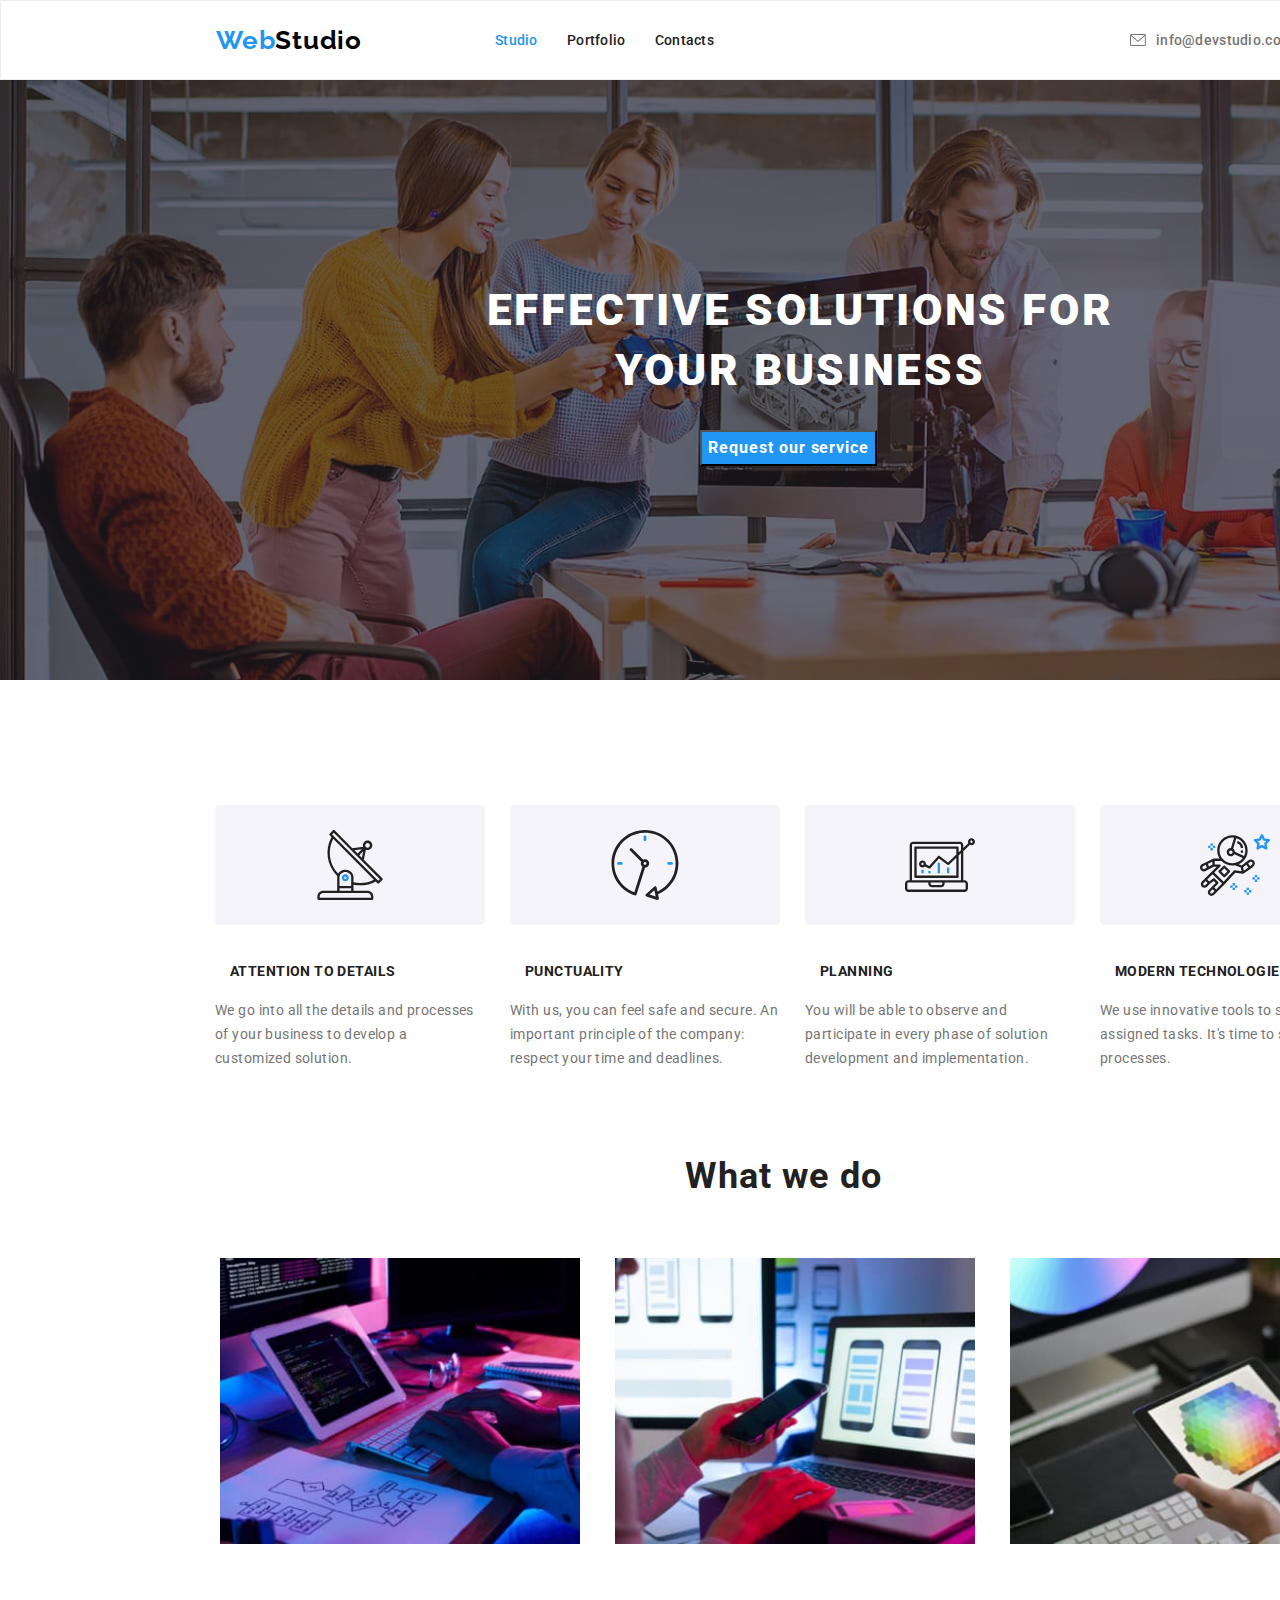
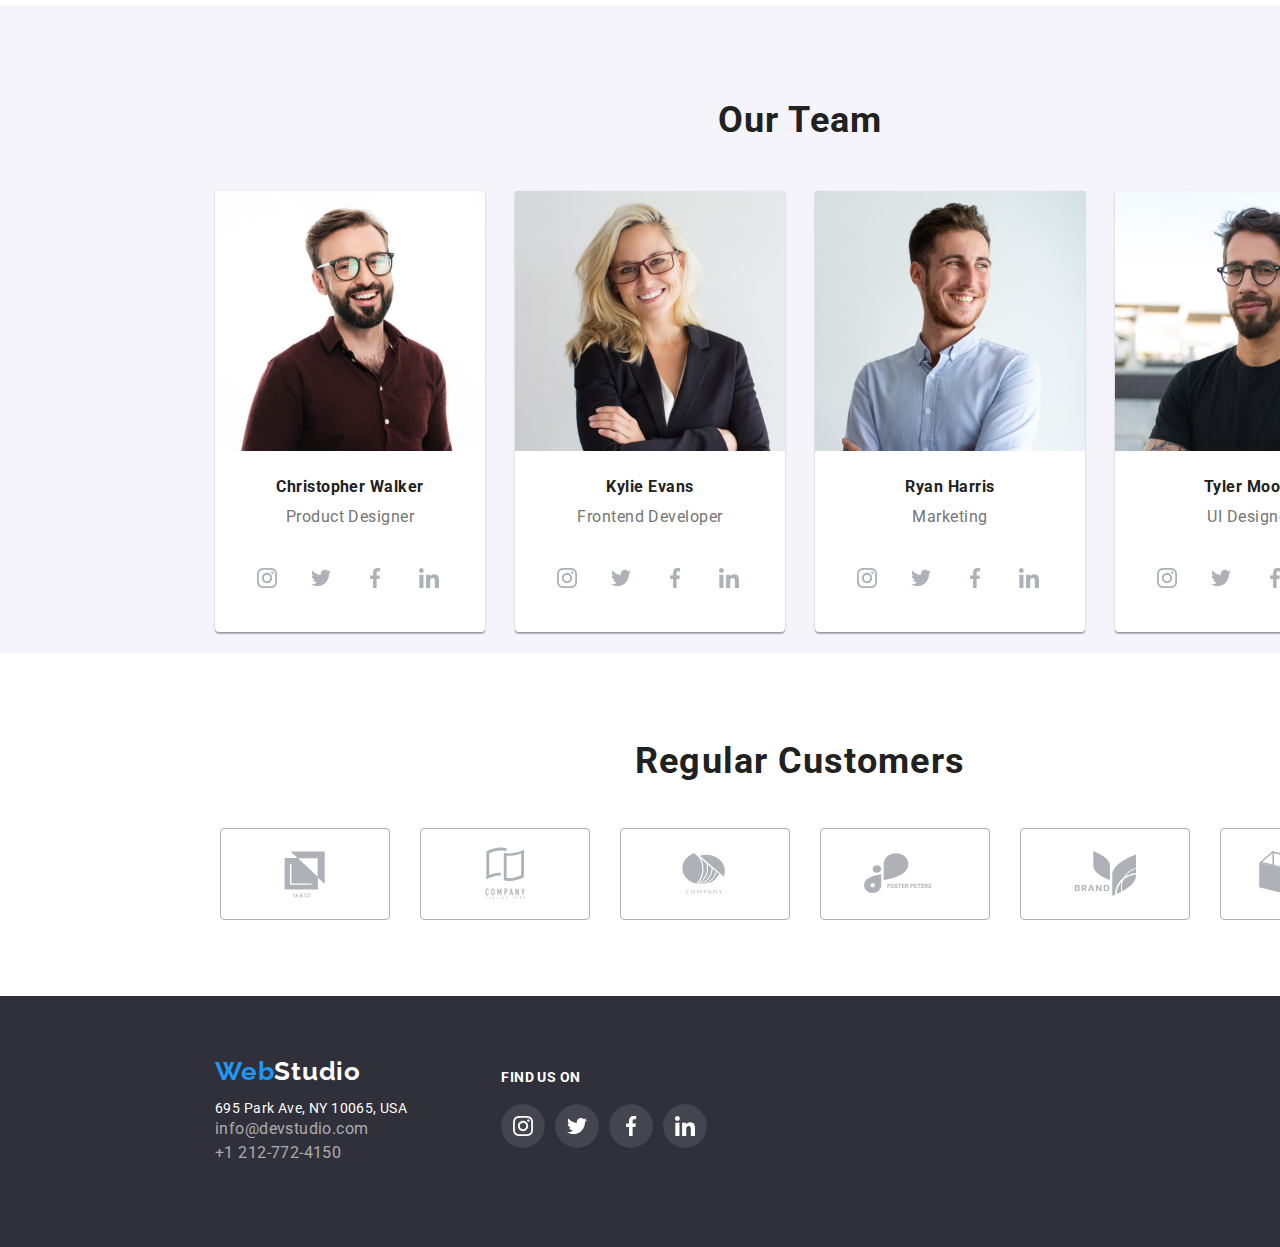
<file: index.html>
<!DOCTYPE html>
<html lang="en">

<head>
    <meta charset="UTF-8">
    <meta name="viewport" content="width=device-width, initial-scale=1.0">
    <title>Studio</title>
    <link rel="preconnect" href="https://fonts.googleapis.com">
    <link rel="preconnect" href="https://fonts.gstatic.com" crossorigin>
    <link
        href="https://fonts.googleapis.com/css2?family=Raleway:wght@700&family=Roboto:wght@400;500;700;900&display=swap"
        rel="stylesheet">
    <link rel="stylesheet"
        href="https://cdnjs.cloudflare.com/ajax/libs/modern-normalize/1.0.0/modern-normalize.min.css">
    <link rel="stylesheet" href="css/styles.css">
</head>

<body>
    <header class="global-header">

        <a href="./index.html" class="header-logo"><span class="web-logo">Web</span>
            <span class="upper-studio-logo">Studio</span></a>

        <nav class="main-navigation">
            <ul class="navigation">
                <li><a href="./index.html" class="current">Studio</a></li>
                <li><a href="./portofolio.html" class="nav-link">Portfolio</a></li>
                <li><a href="#" class="nav-link">Contacts</a></li>
            </ul>
        </nav>

        <ul>
            <li>
                <a href="mailto:info@devstudio.com" class="mail-address"><svg class="icon-envelope">
                        <use xlink:href="images/icons.svg#icon-envelope"></use>
                    </svg>info@devstudio.com</a>
            </li>

            <li>
                <a href="tel:+12127724150" class="phone-number"><svg class="icon-smartphone">
                        <use xlink:href="images/icons.svg#icon-smartphone"></use>
                    </svg>+1 212-772-4150</a>
            </li>
        </ul>
    </header>

    <main>

        <!-- Business Solutions Section  -->
        <section class="business-solutions-section">
            <h1 class="business-solution">EFFECTIVE SOLUTIONS FOR <br> YOUR BUSINESS</h1>
            <button class="order-service" type="button">Request our service</button>
        </section>

        <!-- About us Section -->
        <section class="about-us-section">
            <div class="about-us-container">
                <ul>
                    <li><svg class="icon icon-antenna">
                            <use xlink:href="images/icons.svg#icon-antenna">
                            </use>
                        </svg>
                        <h4 class="about-us">ATTENTION TO DETAILS</h4>
                        <p class="about-us-text">We go into all the details and processes of your business to
                            develop a
                            customized solution.</p>
                    </li>

                    <li><svg class="icon icon-clock">
                            <use xlink:href="images/icons.svg#icon-clock"></use>
                        </svg>
                        <h4 class="about-us">PUNCTUALITY</h4>
                        <p class="about-us-text">With us, you can feel safe and secure. An important principle of
                            the
                            company: respect your time and deadlines.</p>
                    </li>

                    <li><svg class="icon icon-diagram">
                            <use xlink:href="images/icons.svg#icon-diagram"></use>
                        </svg>
                        <h4 class="about-us">PLANNING</h4>
                        <p class="about-us-text">You will be able to observe and participate in every phase of
                            solution
                            development and implementation.</p>
                    </li>

                    <li><svg class="icon icon-astronaut">
                            <use xlink:href="images/icons.svg#icon-astronaut"></use>
                        </svg>
                        <h4 class="about-us">MODERN TECHNOLOGIES</h4>
                        <p class="about-us-text">We use innovative tools to solve assigned tasks. It's time to
                            simplify
                            work processes.</p>
                    </li>
                </ul>
            </div>

            <!-- What we do Section -->
            <div class="what-we-do-container">
                <h2 class="chapter">What we do</h2>
                <ul>
                    <li><img src="./images/writing.jpg" alt="Writing code at keybord" width="360"></li>
                    <li><img src="./images/devices.jpg" alt="Devices sincronizing" width="360"></li>
                    <li><img src="./images/tablet.jpg" alt="Picking color with pen on tablet" width="360"></li>
                </ul>
            </div>

            <!-- Our Team Section -->
            <div class="our-team-section">
                <h2 class="chapter">Our Team</h2>
                <ul>
                    <li><img src="./images/walker.jpg" alt="Christopher Walker photo" width="270">
                        <div class="image-card">
                            <h4 class="my-name"><b>Christopher Walker</b></h4>
                            <p class="my-job">Product Designer</p>
                        </div>
                        <div class="social-media">
                            <a href="#"><svg class="team-icon icon-instagram">
                                    <use xlink:href="images/icons.svg#icon-instagram"></use>
                                </svg>
                            </a>
                            <a href="#"><svg class="team-icon icon-twitter">
                                    <use xlink:href="images/icons.svg#icon-twitter"></use>
                                </svg>
                            </a>
                            <a href="#"><svg class="team-icon icon-facebook">
                                    <use xlink:href="images/icons.svg#icon-facebook"></use>
                                </svg>
                            </a>
                            <a href="#"><svg class="team-icon icon-linkedin">
                                    <use xlink:href="images/icons.svg#icon-linkedin"></use>
                                </svg>
                            </a>
                        </div>
                    </li>

                    <li><img src="./images/kyle.jpg" alt="Kyle Evans photo" width="270">
                        <div class="image-card">
                            <h4 class="my-name"><b>Kylie Evans</b></h4>
                            <p class="my-job">Frontend Developer</p>
                        </div>
                        <div class="social-media">
                            <a href="#"><svg class="team-icon icon-instagram">
                                    <use xlink:href="images/icons.svg#icon-instagram"></use>
                                </svg>
                            </a>
                            <a href="#"><svg class="team-icon icon-twitter">
                                    <use xlink:href="images/icons.svg#icon-twitter"></use>
                                </svg>
                            </a>
                            <a href="#"><svg class="team-icon icon-facebook">
                                    <use xlink:href="images/icons.svg#icon-facebook"></use>
                                </svg>
                            </a>
                            <a href="#"><svg class="team-icon icon-linkedin">
                                    <use xlink:href="images/icons.svg#icon-linkedin"></use>
                                </svg>
                            </a>
                        </div>
                    </li>

                    <li><img src="./images/ryan.jpg" alt="Ryan Harris photo" width="270">
                        <div class="image-card">
                            <h4 class="my-name"><b>Ryan Harris</b></h4>
                            <p class="my-job">Marketing</p>
                        </div>
                        <div class="social-media">
                            <a href="#"><svg class="team-icon icon-instagram">
                                    <use xlink:href="images/icons.svg#icon-instagram"></use>
                                </svg>
                            </a>
                            <a href="#"><svg class="team-icon icon-twitter">
                                    <use xlink:href="images/icons.svg#icon-twitter"></use>
                                </svg>
                            </a>
                            <a href="#"><svg class="team-icon icon-facebook">
                                    <use xlink:href="images/icons.svg#icon-facebook"></use>
                                </svg>
                            </a>
                            <a href="#"><svg class="team-icon icon-linkedin">
                                    <use xlink:href="images/icons.svg#icon-linkedin"></use>
                                </svg>
                            </a>
                        </div>
                    </li>

                    <li><img src="./images/tyler.jpg" alt="Tyler Moore photo" width="270">
                        <div class="image-card">
                            <h4 class="my-name"><b>Tyler Moore</b></h4>
                            <p class="my-job">UI Designer</p>
                        </div>
                        <div class="social-media">
                            <a href="#"><svg class="team-icon icon-instagram">
                                    <use xlink:href="images/icons.svg#icon-instagram"></use>
                                </svg>
                            </a>
                            <a href="#"><svg class="team-icon icon-twitter">
                                    <use xlink:href="images/icons.svg#icon-twitter"></use>
                                </svg>
                            </a>
                            <a href="#"><svg class="team-icon icon-facebook">
                                    <use xlink:href="images/icons.svg#icon-facebook"></use>
                                </svg>
                            </a>
                            <a href="#"><svg class="team-icon icon-linkedin">
                                    <use xlink:href="images/icons.svg#icon-linkedin"></use>
                                </svg>
                            </a>
                        </div>
                    </li>
                </ul>
            </div>
        </section>

        <!-- Regular Customer Section -->
        <section class="regular-customer-section">

            <h2 class="chapter">Regular Customers</h2>
            <div class="regular-customer-container">

                <ul>
                    <li>
                        <a href="#"><svg class="client-icon icon-client-1">
                                <use xlink:href="images/icons.svg#icon-client-1"></use>
                            </svg>
                        </a>
                    </li>

                    <li>
                        <a href="#"><svg class="client-icon icon-client-2">
                                <use xlink:href="images/icons.svg#icon-client-2"></use>
                            </svg>
                        </a>
                    </li>

                    <li>
                        <a href="#"><svg class="client-icon icon-client-3">
                                <use xlink:href="images/icons.svg#icon-client-3"></use>
                            </svg>
                        </a>
                    </li>

                    <li>
                        <a href="#"><svg class="client-icon icon-client-4">
                                <use xlink:href="images/icons.svg#icon-client-4"></use>
                            </svg>
                        </a>
                    </li>

                    <li>
                        <a href="#"><svg class="client-icon icon-client-5">
                                <use xlink:href="images/icons.svg#icon-client-5"></use>
                            </svg>
                        </a>
                    </li>

                    <li>
                        <a href="#"><svg class="client-icon icon-client-6">
                                <use xlink:href="images/icons.svg#icon-client-6"></use>
                            </svg>
                        </a>
                    </li>
                </ul>
            </div>
        </section>
    </main>

    <!-- Contact Adress Section -->
    <footer class="bottom">
        <div>
            <a href=" ./index.html" class="bottom-logo"><span class="web-logo">Web</span><span
                    class="bottom-studio-logo">Studio</span></a>
            <address>
                <p class="location">695 Park Ave, NY 10065, USA</p>
                <p class="contact-us">info@devstudio.com</p>
                <p class="contact-us">+1 212-772-4150</p>
            </address>
        </div>

        <div class="social-bottom">
            <h4>Find us on</h4>
            <ul>
                <li>
                    <a href="#">
                        <svg class="icon-bottom icon-instagram">
                            <use xlink:href="images/icons.svg#icon-instagram-bottom"></use>
                        </svg>
                    </a>
                </li>

                <li>
                    <a href="#">
                        <svg class="icon-bottom icon-twitter">
                            <use xlink:href="images/icons.svg#icon-twitter-bottom"></use>
                        </svg>
                    </a>
                </li>

                <li>
                    <a href="#"> <svg class="icon-bottom icon-facebook">
                            <use xlink:href="images/icons.svg#icon-facebook-bottom"></use>
                        </svg>
                    </a>
                </li>

                <li>
                    <a href="#">
                        <svg class="icon-bottom icon-linkedin">
                            <use xlink:href="images/icons.svg#icon-linkedin-bottom"></use>
                        </svg>
                    </a>
                </li>
            </ul>
        </div>
    </footer>
</body>

</html>
</file>
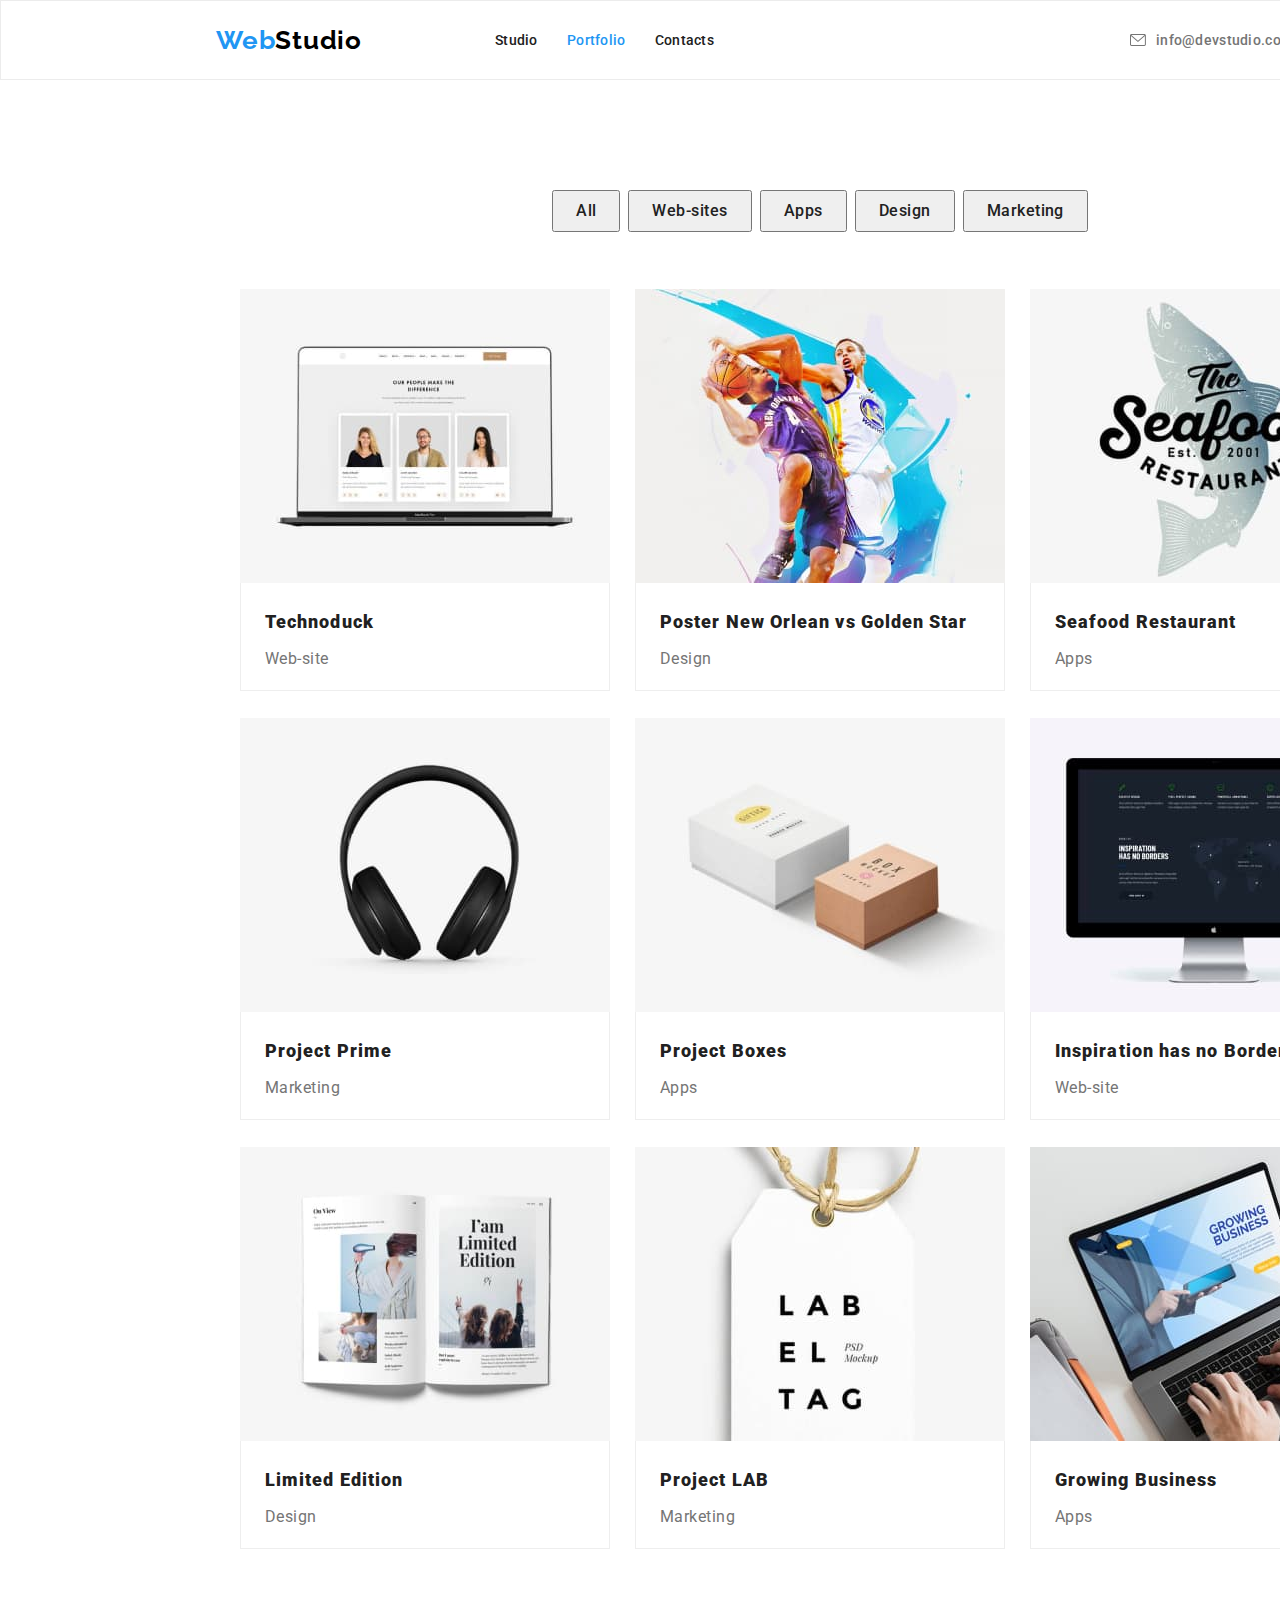
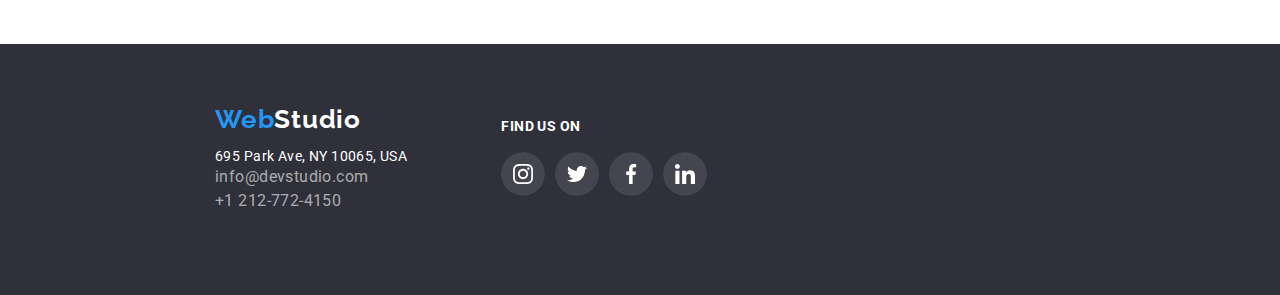
<file: portofolio.html>
<!DOCTYPE html>
<html lang="en">

<head>
    <meta charset="UTF-8">
    <meta name="viewport" content="width=device-width, initial-scale=1.0">
    <title>Portofolio</title>
    <link rel="preconnect" href="https://fonts.gstatic.com" crossorigin>
    <link
        href="https://fonts.googleapis.com/css2?family=Raleway:wght@700&family=Roboto:wght@400;500;700;900&display=swap"
        rel="stylesheet">
    <link rel="stylesheet"
        href="https://cdnjs.cloudflare.com/ajax/libs/modern-normalize/1.0.0/modern-normalize.min.css">
    <link rel="stylesheet" href="css/styles.css">
</head>

<body>
    <header class="global-header">
        <a href="./index.html" class="header-logo"><span class="web-logo">Web</span>
            <span class="upper-studio-logo">Studio</span></a>

        <nav class="main-navigation">
            <ul class="navigation">
                <li><a href="./index.html" class="nav-link">Studio</a></li>
                <li><a href="./portofolio.html" class="current">Portfolio</a></li>
                <li><a href="#" class="nav-link">Contacts</a></li>
            </ul>
        </nav>

        <ul>
            <li>
                <a href="mailto:info@devstudio.com" class="mail-address"><svg class="icon-envelope">
                        <use xlink:href="images/icons.svg#icon-envelope"></use>
                    </svg>info@devstudio.com</a>
            </li>

            <li>
                <a href="tel:+12127724150" class="phone-number"><svg class="icon-smartphone">
                        <use xlink:href="images/icons.svg#icon-smartphone"></use>
                    </svg>+1 212-772-4150</a>
            </li>
        </ul>
    </header>

    <main>
        <section class="our-work-section">
            <!-- Container section -->
            <ul class="buttons">
                <li><button type="button" class="filter">All</button></li>
                <li><button type="button" class="filter">Web-sites</button></li>
                <li><button type="button" class="filter">Apps</button> </li>
                <li><button type="button" class="filter">Design</button> </li>
                <li><button type="button" class="filter">Marketing</button></li>
            </ul>

            <div class="work-cards">
                <ul>
                    <li><img class="image" src="./images/technoduck.jpg" alt="Technoduck Web-site Image" width="370">
                        <div>
                            <h4 class="project"><b>Technoduck</b></h4>
                            <p class="web-site">Web-site</p>
                        </div>
                    </li>

                    <li><img class="image" src="./images/poster.jpg" alt="Poster New Orlean vs Golden Star Image"
                            width="370">
                        <div>
                            <h4 class="project"><b>Poster New Orlean vs Golden Star</b></h4>
                            <p class="design">Design</p>
                        </div>
                    </li>

                    <li><img class="image" src=" ./images/seafood.jpg" alt="Seafood Restaurant Apps Image" width="370">
                        <div>
                            <h4 class="project"><b>Seafood Restaurant</b></h4>
                            <p class="apps">Apps</p>
                        </div>
                    </li>

                    <li><img class="image" src=" ./images/headphones.jpg" alt="Project Prime Image" width="370">
                        <div>
                            <h4 class="project"><b>Project Prime</b></h4>
                            <p class="marketing">Marketing</p>
                        </div>
                    </li>

                    <li><img class="image" src="./images/boxes.jpg" alt="Project Boxes Apps Image" width="370">
                        <div>
                            <h4 class="project"><b>Project Boxes</b></h4>
                            <p class="apps">Apps</p>
                        </div>
                    </li>

                    <li><img class="image" src="./images/monitor.jpg" alt="Inspiration has no Borders Web-site Image"
                            width="370">
                        <div>
                            <h4 class="project"><b>Inspiration has no Borders</b></h4>
                            <p class="web-site">Web-site</p>
                        </div>
                    </li>

                    <li><img class="image" src="./images/book.jpg" alt="Limited Edition Image" width="370">
                        <div>
                            <h4 class="project"><b>Limited Edition</b></h4>
                            <p class="design">Design</p>
                        </div>
                    </li>

                    <li><img class="image" src="./images/label.jpg" alt="Project LAB Image" width="370">
                        <div>
                            <h4 class="project"><b>Project LAB</b></h4>
                            <p class="marketing">Marketing</p>
                        </div>
                    </li>

                    <li><img class="image" src="./images/laptop.jpg" alt="Growing Business Apps Image" width="370">
                        <div>
                            <h4 class="project"><b>Growing Business</b></h4>
                            <p class="apps">Apps</p>
                        </div>
                    </li>
                </ul>
            </div>
        </section>
    </main>

    <!-- Contact Adress Section -->
    <footer class="bottom">
        <div>
            <a href="./index.html" class="bottom-logo"><span class="web-logo">Web</span><span
                    class="bottom-studio-logo">Studio</span></a>
            <address>
                <p class="location">695 Park Ave, NY 10065, USA</p>
                <p class="contact-us">info@devstudio.com</p>
                <p class="contact-us">+1 212-772-4150</p>
            </address>
        </div>

        <div class="social-bottom">
            <h4>Find us on</h4>
            <ul>
                <li>
                    <a href="#">
                        <svg class="icon-bottom icon-instagram">
                            <use xlink:href="images/icons.svg#icon-instagram-bottom"></use>
                        </svg>
                    </a>
                </li>

                <li>
                    <a href="#">
                        <svg class="icon-bottom icon-twitter">
                            <use xlink:href="images/icons.svg#icon-twitter-bottom"></use>
                        </svg>
                    </a>
                </li>

                <li>
                    <a href="#">
                        <svg class="icon-bottom icon-facebook">
                            <use xlink:href="images/icons.svg#icon-facebook-bottom"></use>
                        </svg>
                    </a>
                </li>

                <li>
                    <a href="#">
                        <svg class="icon-bottom icon-linkedin">
                            <use xlink:href="images/icons.svg#icon-linkedin-bottom"></use>
                        </svg>
                    </a>
                </li>
            </ul>
        </div>
    </footer>
</body>

</html>
</file>
<file: css/styles.css>
:root {
  --background-hover-button-color: #2196f3;
  --button-hover-text-color: #fff;
  --dark-gray-text-color: #212121;
  --light-gray-text-color: #757575;
}

body {
  display: flex;
  flex: 1 0 auto;
  align-items: center;
  flex-direction: column;
  font-family: "Roboto", sans-serif;
  margin: 0px;
  padding: 0px;
  min-width: 1600px;
}

ul {
  list-style-type: none;
}

a {
  text-decoration: none;
}

.global-header {
  display: flex;
  width: 1600px;
  height: 80px;
  border: 1px solid #ececec;
  align-items: center;
}

.global-header .header-logo {
  display: flex;
  align-items: center;
  padding-left: 215px;
  padding-top: 16px;
  padding-bottom: 16px;
}

.global-header .main-navigation ul {
  display: flex;
  justify-content: space-between;
  align-items: center;
  width: 259px;
  margin-left: 93px;
}

.web-logo {
  color: var(--background-hover-button-color);
  font-family: Raleway;
  font-size: 26px;
  font-weight: 700;
  line-height: normal;
  letter-spacing: 0.78px;
}

.upper-studio-logo {
  color: #000;
  font-family: Raleway;
  font-size: 26px;
  font-weight: 700;
  line-height: normal;
  letter-spacing: 0.78px;
}

.current {
  font-size: 14px;
  font-weight: 500;
  line-height: normal;
  letter-spacing: 0.28px;
  padding: 16px 0;
}

.icon-envelope {
  width: 16px;
  height: 11.996px;
  flex-shrink: 0;
  margin-right: 10px;
  fill: #757575;
  margin-bottom: -1px;
}

.icon-smartphone {
  width: 10px;
  height: 16px;
  flex-shrink: 0;
  margin-right: 10px;
  fill: #757575;
  margin-bottom: -3px;
}

.icon-envelope:hover,
.icon-smartphone:hover {
  fill: var(--background-hover-button-color);
}

.nav-link {
  font-size: 14px;
  font-weight: 500;
  line-height: normal;
  letter-spacing: 0.28px;
  padding: 16px 0;
  color: #212121;
}

.navigation li a.current {
  color: rgba(33, 150, 243, 1);
}

.global-header ul {
  display: flex;
}

.mail-address {
  color: var(--light-gray-text-color);
  font-size: 14px;
  font-weight: 500;
  line-height: normal;
  letter-spacing: 0.28px;
  align-items: center;
  width: 135px;
  margin-left: 376px;
  padding: 16px 0;
}

.mail-address:hover,
.mail-address:focus,
.phone-number:hover,
.phone-number:focus {
  color: rgba(33, 150, 243, 1);
}

.icon {
  width: 270px;
}

.client-icon {
  fill: #afb1b8;
  border-radius: 4px;
  border: 1px solid #afb1b8;
  width: 170px;
  height: 92px;
}

.client-icon:hover {
  fill: #2196f3;
}

.phone-number {
  color: var(--light-gray-text-color);
  font-size: 14px;
  font-weight: 500;
  line-height: normal;
  letter-spacing: 0.28px;
  align-items: center;
  width: 112px;
  margin-left: 40px;
  padding: 16px 0;
}

.nav-link:hover,
.current:hover,
.nav-link:focus,
.current:focus {
  color: var(--background-hover-button-color);
}

.business-solutions-section {
  width: 100%;
  height: 600px;
  flex-shrink: 0;
  background: #2f303a;
  background-image: linear-gradient(
      rgba(47, 48, 58, 0.4),
      rgba(47, 48, 58, 0.4)
    ),
    url("../images/business-solution-background.jpg");
}

.business-solution {
  color: var(--button-hover-text-color);
  text-align: center;
  font-size: 44px;
  font-weight: 900;
  line-height: 1.36364;
  letter-spacing: 2.64px;
  text-transform: uppercase;
  margin: auto;
  padding: 200px 452px 30px;
}

.order-service {
  color: var(--button-hover-text-color);
  text-align: center;
  font-size: 16px;
  font-weight: 700;
  line-height: 1.875;
  letter-spacing: 0.96px;
  background: var(--background-hover-button-color);
  cursor: pointer;
  font-family: inherit;
  margin-left: 700px;
}

.order-service:hover,
.order-service:focus {
  border-radius: 4px;
  background: #188ce8;
  box-shadow: 0px 4px 4px 0px rgba(0, 0, 0, 0.15);
}

.about-us-section {
  width: 1600px;
  height: 1630px;
}

.about-us-container {
  padding: 94px 215px;
  margin-left: -40px;
}

.about-us-container ul {
  display: flex;
  max-width: 1200px;
  height: 101px;
  flex-shrink: 0;
  gap: 25px;
}

.about-us-container ul {
  width: 270px;
  height: 131px;
}

.about-us {
  color: var(--dark-gray-text-color);
  font-size: 14px;
  font-weight: 700;
  line-height: normal;
  letter-spacing: 0.42px;
  text-transform: uppercase;
  padding: 0 15px;
  gap: 30px;
  background: var(--button-hover-text-color);
}

.about-us-text {
  display: flex;
  color: var(--light-gray-text-color);
  font-size: 14px;
  line-height: 1.71429;
  letter-spacing: 0.42px;
  width: 270px;
  height: 75px;
  flex-shrink: 0;
}

.what-we-do-container {
  display: flex;
  flex-wrap: wrap;
  width: 1200px;
  height: 386px;
  padding: 0 205px;
  background: var(--button-hover-text-color);
  margin: 94px 0;
}

.what-we-do-container h2 {
  padding-left: 480px;
  padding-bottom: 15px;
}

.what-we-do-container ul {
  display: flex;
  width: 370px;
  height: 294px;
  flex-shrink: 0;
  padding: 0 15px;
  gap: 35px;
}

.our-team-section h2 {
  padding-top: 94px;
  margin-bottom: 50px;
}

.chapter {
  text-align: center;
  color: var(--dark-gray-text-color);
  font-size: 36px;
  font-weight: 700;
  line-height: normal;
  letter-spacing: 1.08px;
}

.our-team-section {
  width: 1600px;
  height: 648px;
  flex-shrink: 0;
  background: #f5f4fa;
  padding-bottom: 94px;
}

.our-team-section ul {
  display: flex;
  gap: 30px;
  padding-left: 215px;
}

.our-team-section li {
  border-radius: 0px 0px 4px 4px;
  background: var(--button-hover-text-color);
  /* material shadow v1 */
  box-shadow: 0px 2px 1px 0px rgba(0, 0, 0, 0.2),
    0px 1px 1px 0px rgba(0, 0, 0, 0.14), 0px 1px 3px 0px rgba(0, 0, 0, 0.12);
}

.my-name {
  text-align: center;
  color: var(--dark-gray-text-color);
  font-size: 16px;
  font-weight: 500;
  line-height: normal;
  letter-spacing: 0.48px;
}

.my-job {
  color: var(--light-gray-text-color);
  text-align: center;
  font-size: 16px;
  line-height: normal;
  letter-spacing: 0.48px;
  margin-top: -10px;
  margin-bottom: 30px;
}

.social-media {
  display: flex;
  gap: 10px;
  width: 206px;
  height: 44px;
  margin-bottom: 32px;
  margin-left: 30px;
}

.social-bottom {
  display: block;
  padding-top: 20px;
  margin-left: 94px;
}

.social-bottom ul li svg {
  fill: rgba(255, 255, 255, 0.1);
}

.social-bottom h4 {
  color: #fff;
  font-family: Roboto;
  font-size: 14px;
  font-weight: 700;
  line-height: normal;
  letter-spacing: 0.42px;
  text-transform: uppercase;
  padding-top: 35px;
}

.social-bottom ul {
  display: flex;
  margin-left: -40px;
  width: 204px;
  height: 44px;
  gap: 10px;
}

.icon-bottom {
  border-radius: 44px;
  width: 44px;
  height: 44px;
  fill: rgba(255, 255, 255, 0.1);
}

.team-icon {
  border-radius: 44px;
  width: 44px;
  height: 44px;
  fill: #ffffff;
}

.team-icon:hover,
.icon-bottom:hover {
  fill: #2196f3;
  border-radius: 44px;
}

.regular-customer-section {
  background: #fff;
}

.regular-customer-section ul {
  display: flex;
  justify-content: space-between;
  gap: 30px;
  margin-left: -35px;
}

.regular-customer-container {
  display: flex;
  width: 1200px;
  height: 184px;
  padding-left: 215px;
  padding-bottom: 94px;
}

.buttons {
  display: flex;
  justify-content: center;
  gap: 8px;
  width: 1200px;
}

.filter {
  padding: 6px 22px;
  color: var(--dark-gray-text-color);
  font-size: 16px;
  font-weight: 500;
  line-height: 1.625;
  letter-spacing: 0.48px;
  cursor: pointer;
  font-family: inherit;
}

.filter:hover,
.filter:focus {
  background-color: var(--background-hover-button-color);
  color: var(--button-hover-text-color);
  border-radius: 4px;
  background: #2196f3;
  /* shadow-middle */
  box-shadow: 0px 2px 2px 0px rgba(0, 0, 0, 0.12),
    0px 1px 2px 0px rgba(0, 0, 0, 0.08), 0px 3px 1px 0px rgba(0, 0, 0, 0.1);
}

.work-cards {
  display: flex;
  flex: 1 0 auto;
  min-width: 1200px;
}

.our-work-section .work-cards ul {
  display: flex;
  flex-wrap: wrap;
  flex: 1 0 auto;
  justify-content: space-between;
  flex-basis: calc((100%-90px) / 3);
  max-width: 1200px;
}

.our-work-section {
  width: 75%;
  height: 1548px;
  border: 1px;
  gap: 30px;
}

.image {
  width: 100%;
  height: 294px;
  flex-shrink: 0;
}

.our-work-section .work-cards li {
  width: 370px;
  height: 404px;
  flex-shrink: 0;
  background: var(--button-hover-text-color);
  margin-top: 25px;
  cursor: pointer;
}

.our-work-section .work-cards li:hover,
.our-work-section .work-cards li:focus {
  border: 1px solid #eee;
  background: #fff;
  box-shadow: 1px 4px 6px 0px rgba(0, 0, 0, 0.16),
    0px 4px 4px 0px rgba(0, 0, 0, 0.06), 0px 1px 1px 0px rgba(0, 0, 0, 0.12);
}

.work-cards li div {
  border: 1px solid #eee;
  margin-top: -5px;
}

.our-work-section .buttons {
  padding-top: 94px;
}

.project {
  color: var(--dark-gray-text-color);
  font-size: 18px;
  font-weight: 700;
  line-height: 2;
  letter-spacing: 1.08px;
  margin-top: 1px;
  height: 36px;
  padding-left: 24px;
  padding-top: 20px;
}

.web-site,
.design,
.apps,
.marketing {
  color: var(--light-gray-text-color);
  font-size: 16px;
  line-height: 1.875;
  letter-spacing: 0.48px;
  margin-top: 4px;
  width: 322px;
  height: 30px;
  padding-left: 24px;
}

.bottom-studio-logo {
  color: var(--button-hover-text-color);
  font-family: Raleway;
  font-size: 26px;
  font-weight: 700;
  line-height: normal;
  letter-spacing: 0.78px;
}

.location {
  color: var(--button-hover-text-color);
  font-size: 14px;
  font-style: normal;
  line-height: normal;
  letter-spacing: 0.42px;
}

.contact-us {
  color: rgba(255, 255, 255, 0.6);
  font-style: normal;
  line-height: 1.14286;
  letter-spacing: 0.42px;
  margin-top: -10px;
}

.bottom {
  display: flex;
  width: 1600px;
  height: 251px;
  flex-shrink: 0;
  background: #2f303a;
}

.bottom-logo {
  display: flex;
  margin-left: 215px;
  align-items: center;
  margin-top: 60px;
}

.bottom p {
  margin-left: 215px;
}
</file>
